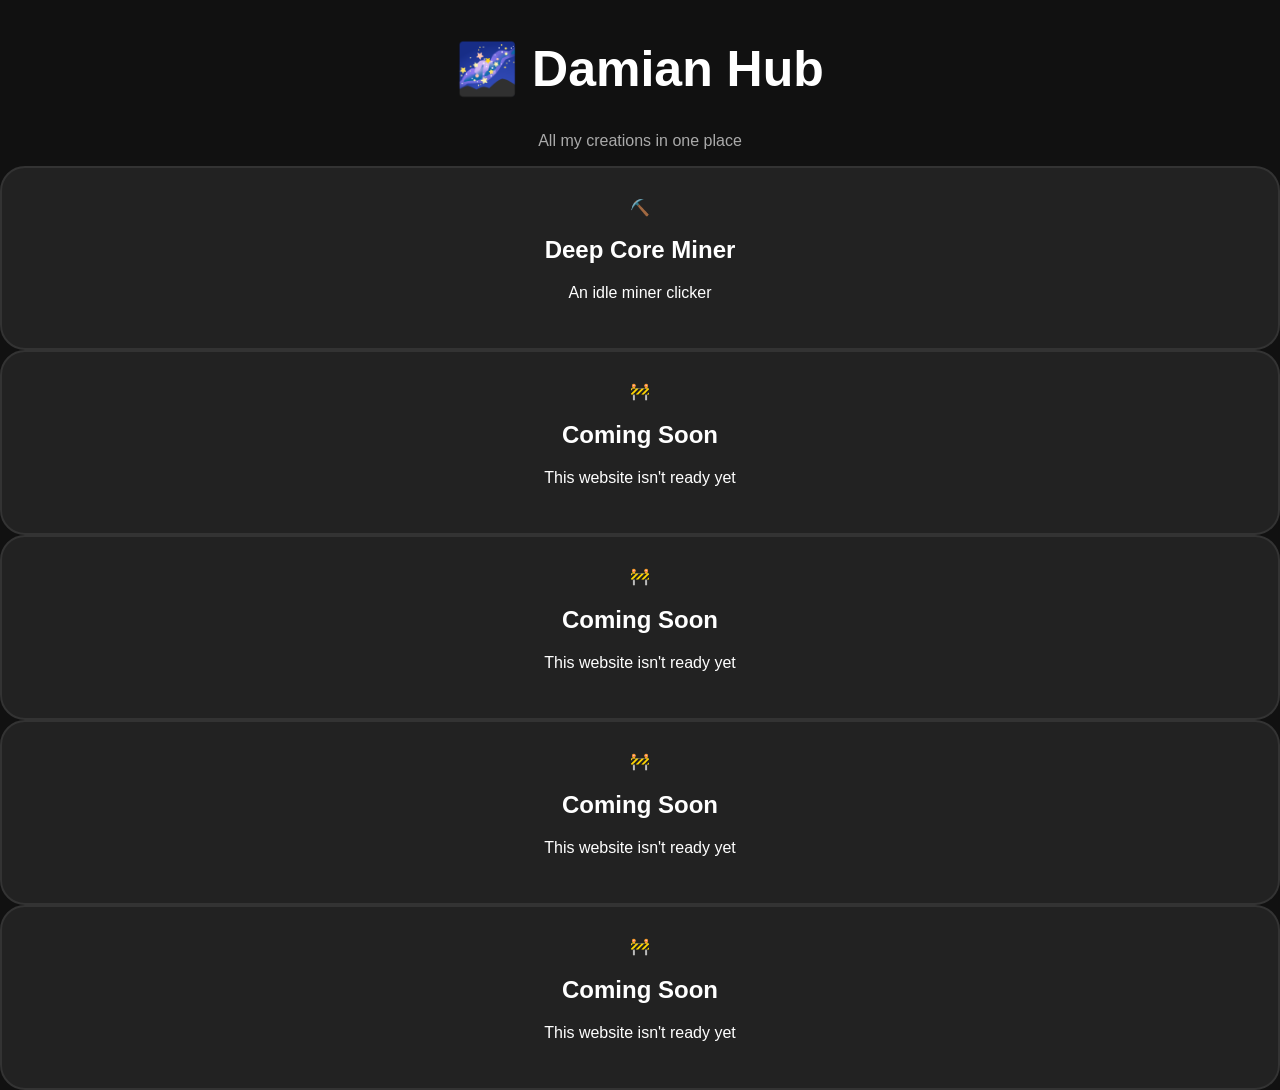
<file: index.html>
<!DOCTYPE html>
<html>
<head>
<title>Damian Hub</title>

<style>
body {
    margin: 0;
    font-family: Arial, sans-serif;
    background: #111;
    color: white;
    text-align: center;
}

h1 {
    font-size: 50px;
    margin-top: 40px;
}

.subtitle {
    color: #aaa;
}

.container {
    display: grid;
    grid-template-columns: repeat(auto-fit, minmax(250px, 1fr));
    gap: 25px;
    padding: 50px;
}

.card {
    background: #222;
    border-radius: 25px;
    padding: 30px;
    transition: 0.3s;
    cursor: pointer;
    border: 2px solid #333;
}

.card:hover {
    transform: translateY(-10px) scale(1.05);
    background: #333;
}

.icon img {
    width: 80px;
height: 80px;
    object-fit: contain;
    display: block;
    margin: 0 auto;
}

button {
    background: white;
    color: black;
    border: none;
    padding: 12px 25px;
    border-radius: 20px;
    cursor: pointer;
    font-size: 16px;
}

button:hover {
    background: #ddd;
}


/* Popup */

.popup {
    display: none;
    position: fixed;
    top: 0;
    left: 0;
    width: 100%;
    height: 100%;
    background: rgba(0,0,0,0.7);
    justify-content: center;
    align-items: center;
}

.popup-box {
    background: #222;
    padding: 40px;
    border-radius: 30px;
    width: 300px;
    text-align: center;
    border: 2px solid #444;
}

.popup-box h2 {
    margin-top: 0;
}

</style>

</head>


<body>

<h1>🌌 Damian Hub</h1>
<p class="subtitle">All my creations in one place</p>


<div class="card" onclick="window.location.href='Deep-Core-Miner/index.html'">
    <div class="icon">⛏️</div>
    <h2>Deep Core Miner</h2>
    <p>An idle miner clicker</p>
</div>

<div class="card" onclick="showPopup()">
    <div class="icon">🚧</div>
    <h2>Coming Soon</h2>
    <p>This website isn't ready yet</p>
</div>


<div class="card" onclick="showPopup()">
    <div class="icon">🚧</div>
    <h2>Coming Soon</h2>
    <p>This website isn't ready yet</p>
</div>

<div class="card" onclick="showPopup()">
    <div class="icon">🚧</div>
    <h2>Coming Soon</h2>
    <p>This website isn't ready yet</p>
</div>


<!-- Coming Soon Card -->

<div class="card" onclick="showPopup()">
    <div class="icon">🚧</div>
    <h2>Coming Soon</h2>
    <p>This website isn't ready yet</p>
</div>


</div>


<!-- Popup Window -->

<div class="popup" id="popup">

    <div class="popup-box">

        <h2>🚧 Not Finished Yet</h2>

        <p>
        Sorry, this website isn't finished yet.
        </p>

        <button onclick="closePopup()">
            Go Back
        </button>

    </div>

</div>



<script>

function openSite(url) {
    window.open(url, "_blank");
}


function showPopup() {
    document.getElementById("popup").style.display = "flex";
}


function closePopup() {
    document.getElementById("popup").style.display = "none";
}

</script>


</body>
</html>
</file>
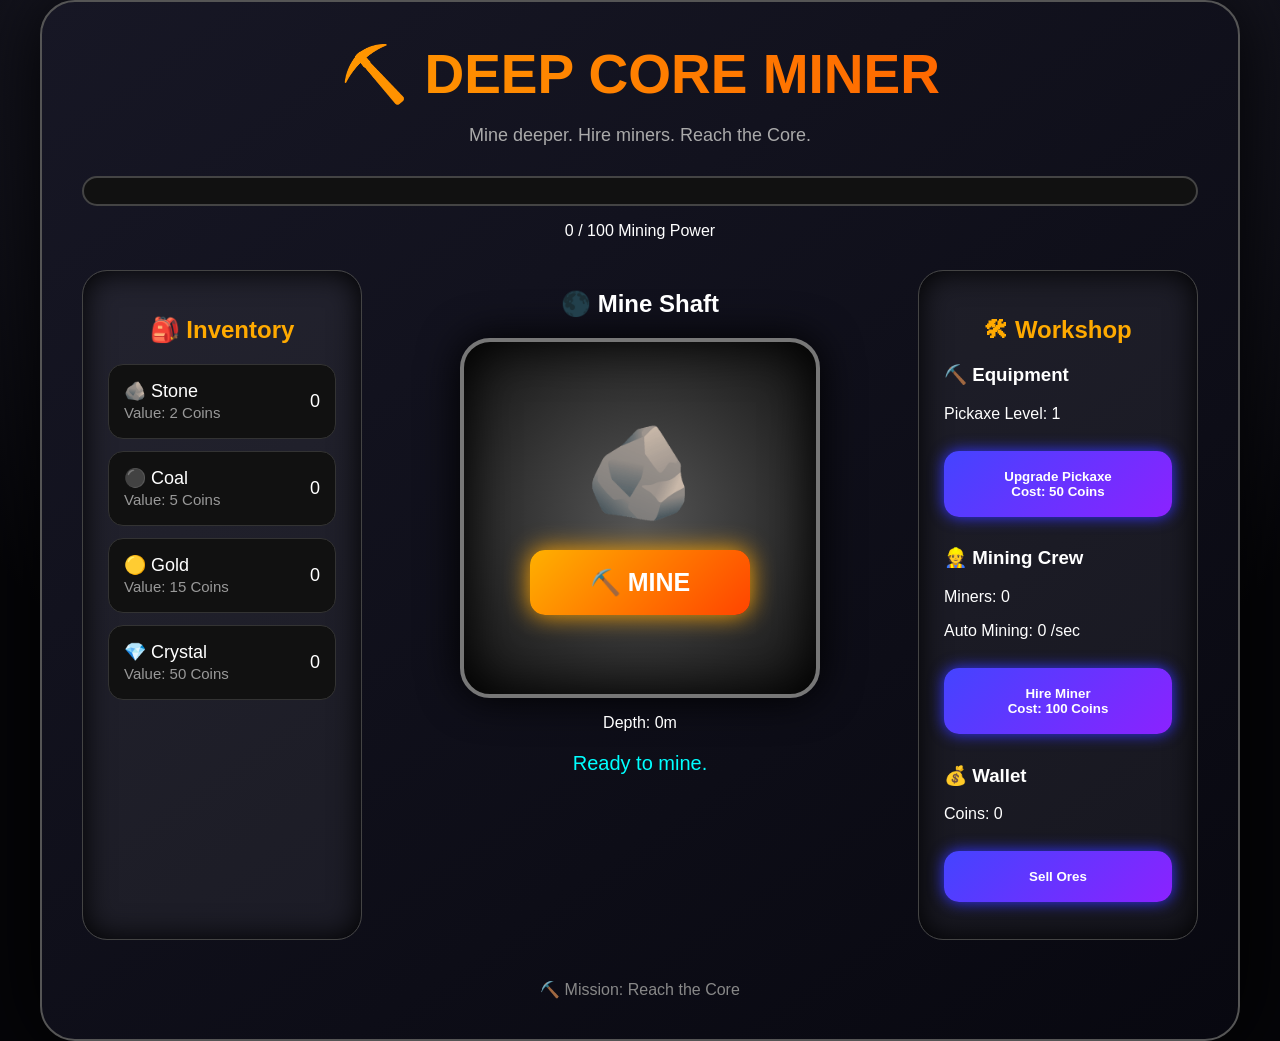
<file: Deep-Core-Miner/index.html>
<!DOCTYPE html>
<html lang="en">

<head>

<meta charset="UTF-8">
<meta name="viewport" content="width=device-width, initial-scale=1.0">

<title>Deep Core Miner</title>

<link rel="stylesheet" href="style.css">

</head>


<body>


<div class="game">


<header>

<h1>⛏️ DEEP CORE MINER</h1>

<p>
Mine deeper. Hire miners. Reach the Core.
</p>

</header>





<!-- DEPTH BAR -->

<div class="depth-section">

<div class="depth-bar">

<div id="depthProgress"></div>

</div>


<p id="depthRequirement">
0 / 100 Mining Power
</p>


</div>






<main>




<!-- INVENTORY -->

<section class="panel inventory">


<h2>
🎒 Inventory
</h2>



<div class="ore">

<div>

🪨 Stone

<br>

<small>
Value: 2 Coins
</small>

</div>


<span id="stone">
0
</span>


</div>





<div class="ore">

<div>

⚫ Coal

<br>

<small>
Value: 5 Coins
</small>

</div>


<span id="coal">
0
</span>


</div>





<div class="ore">

<div>

🟡 Gold

<br>

<small>
Value: 15 Coins
</small>

</div>


<span id="gold">
0
</span>


</div>





<div class="ore">

<div>

💎 Crystal

<br>

<small>
Value: 50 Coins
</small>

</div>


<span id="crystal">
0
</span>


</div>


</section>








<!-- MINING AREA -->

<section class="mine-zone">


<h2>
🌑 Mine Shaft
</h2>



<div class="cave">

🪨


<button id="mineButton">

⛏️ MINE

</button>


</div>





<p id="depth">
Depth: 0m
</p>




<p id="status">
Ready to mine.
</p>



</section>









<!-- WORKSHOP -->

<section class="panel shop">


<h2>
🛠 Workshop
</h2>




<h3>
⛏️ Equipment
</h3>



<p>

Pickaxe Level:

<span id="pickaxe">
1
</span>

</p>



<button id="upgradeButton">

Upgrade Pickaxe

<br>

Cost: 50 Coins

</button>







<h3>
👷 Mining Crew
</h3>




<p>

Miners:

<span id="miners">
0
</span>

</p>



<p>

Auto Mining:

<span id="autoPower">
0
</span>

/sec

</p>





<button id="minerButton">

Hire Miner

<br>

Cost: 100 Coins

</button>







<h3>
💰 Wallet
</h3>



<p>

Coins:

<span id="coins">
0
</span>

</p>



<button id="sellButton">

Sell Ores

</button>



</section>





</main>






<footer>

⛏️ Mission: Reach the Core

</footer>




</div>





<script src="game.js"></script>


</body>

</html>
</file>
<file: Deep-Core-Miner/style.css>
* {
    box-sizing: border-box;
    font-family: "Segoe UI", Arial, sans-serif;
}


body {

    margin: 0;

    min-height: 100vh;

    display:flex;

    justify-content:center;

    align-items:center;


    background:

    radial-gradient(
        circle at top,
        #3a3a55,
        #050508 70%
    );


    color:white;

}





.game {


    width:1200px;

    min-height:800px;


    padding:40px;



    background:

    linear-gradient(
        145deg,
        #171725,
        #080810
    );


    border-radius:35px;


    border:2px solid #555;



    box-shadow:

    0 0 80px black;



}





header {

    text-align:center;

}



header h1 {


    font-size:55px;


    margin:0;



    background:

    linear-gradient(
        90deg,
        #ffaa00,
        #ff5500
    );


    -webkit-background-clip:text;

    color:transparent;


}



header p {

    color:#aaa;

    font-size:18px;

}





/* DEPTH BAR */


.depth-section {


    margin:30px 0;

    text-align:center;

}



.depth-bar {


    width:100%;

    height:30px;


    background:#111;


    border-radius:20px;


    overflow:hidden;


    border:2px solid #444;


}




#depthProgress {


    height:100%;


    width:0%;


    background:

    linear-gradient(
        90deg,
        #00ff88,
        #00ccff
    );


    transition:.3s;


}







main {


    display:grid;


    grid-template-columns:

    280px

    1fr

    280px;


    gap:30px;


}






.panel {


    background:

    rgba(255,255,255,.06);


    border:

    1px solid #444;


    border-radius:25px;


    padding:25px;



    box-shadow:

    inset 0 0 30px black;


}






.panel h2 {


    text-align:center;


    color:#ffaa00;


}






.ore {


    display:flex;


    justify-content:space-between;


    align-items:center;



    background:#111;


    margin:12px 0;


    padding:15px;


    border-radius:15px;


    border:1px solid #333;


    font-size:18px;


}



.ore small {


    color:#999;


}







.mine-zone {


    text-align:center;


}






.cave {


    width:360px;

    height:360px;


    margin:auto;



    display:flex;


    flex-direction:column;


    justify-content:center;


    align-items:center;



    border-radius:30px;


    background:


    radial-gradient(
        circle,
        #555,
        #111
    );



    border:4px solid #777;



    box-shadow:


    inset 0 0 50px black,

    0 0 40px black;



    font-size:90px;


}








button {


    cursor:pointer;


    color:white;


    border:none;


    border-radius:15px;


    font-weight:bold;



    transition:.2s;


}







#mineButton {


    margin-top:25px;


    padding:18px 60px;


    font-size:25px;


    background:


    linear-gradient(
        135deg,
        #ffb000,
        #ff4400
    );



    box-shadow:


    0 0 25px orange;


}






#mineButton:hover {


    transform:scale(1.08);


}






.shop button {


    width:100%;


    padding:18px;


    margin:12px 0;



    background:


    linear-gradient(
        135deg,
        #4444ff,
        #8b22ff
    );



    box-shadow:


    0 0 15px #3333ff;


}






.shop button:hover {


    transform:translateY(-3px);


}






#status {


    color:#00ffff;


    font-size:20px;


}






footer {


    text-align:center;


    margin-top:40px;


    color:#888;


}
</file>
